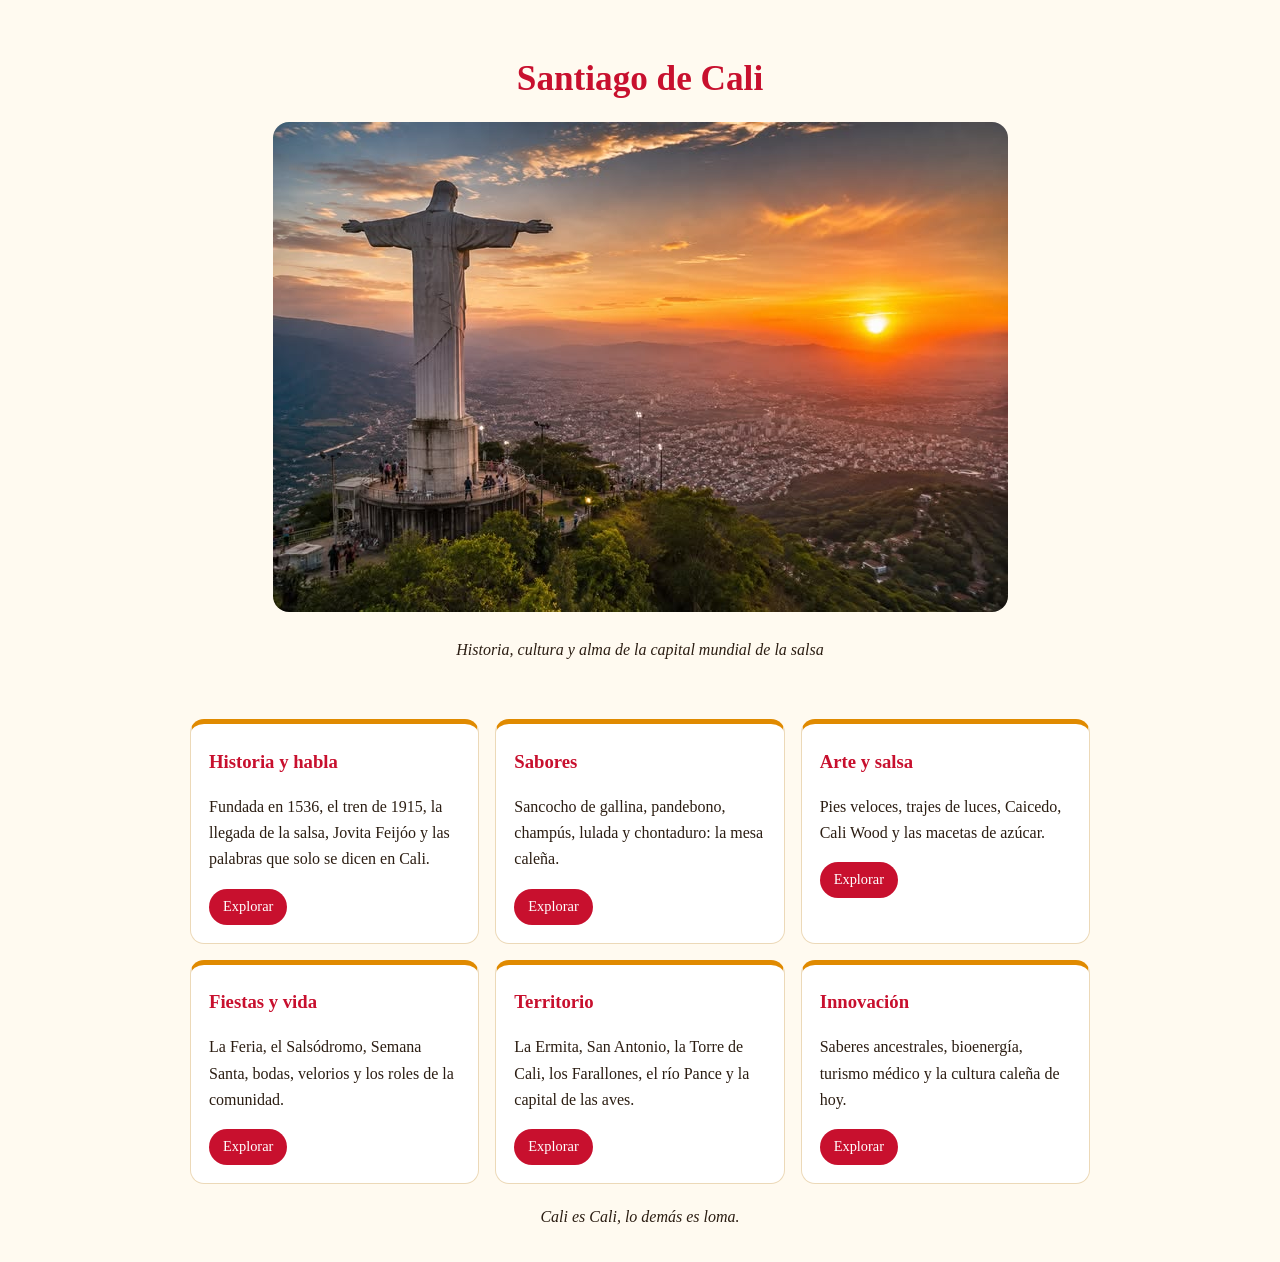
<file: index.html>
<!DOCTYPE html>
<html>
    <head>
        <meta charset="utf-8">
        <title>Santiago de Cali</title><link rel="stylesheet" href="source/style.css">
    </head>
<body>
    <div class="w">
        <div class="hero">
            <h1>Santiago de Cali</h1>
            <img alt="Banner de Cali con montañas y sol" src="source/img/hbanner.jpg">
            <p><i>Historia, cultura y alma de la capital mundial de la salsa</i></p>
        </div>

        <div class="grid">
            <div class="card">
                <h3>Historia y habla</h3>
                <p>Fundada en 1536, el tren de 1915, la llegada de la salsa, Jovita Feijóo y las palabras que solo se dicen en Cali.</p>
                <a class="boton" href="source/pages/historia.html">Explorar</a>
            </div>

            <div class="card">
                <h3>Sabores</h3>
                <p>Sancocho de gallina, pandebono, champús, lulada y chontaduro: la mesa caleña.</p>
                <a class="boton" href="source/pages/sabores.html">Explorar</a>
            </div>

            <div class="card">
                <h3>Arte y salsa</h3>
                <p>Pies veloces, trajes de luces, Caicedo, Cali Wood y las macetas de azúcar.</p>
                <a class="boton" href="source/pages/arte.html">Explorar</a>
            </div>

            <div class="card">
                <h3>Fiestas y vida</h3>
                <p>La Feria, el Salsódromo, Semana Santa, bodas, velorios y los roles de la comunidad.</p>
                <a class="boton" href="source/pages/fiestas.html">Explorar</a>
            </div>

            <div class="card">
                <h3>Territorio</h3>
                <p>La Ermita, San Antonio, la Torre de Cali, los Farallones, el río Pance y la capital de las aves.</p>
                <a class="boton" href="source/pages/territorio.html">Explorar</a>
            </div>

            <div class="card">
                <h3>Innovación</h3>
                <p>Saberes ancestrales, bioenergía, turismo médico y la cultura caleña de hoy.</p>
                <a class="boton" href="source/pages/futuro.html">Explorar</a>
            </div>
        </div>

        <p class="centro"><i>Cali es Cali, lo demás es loma.</i></p>

    </div>
</body>
</html>
</file>
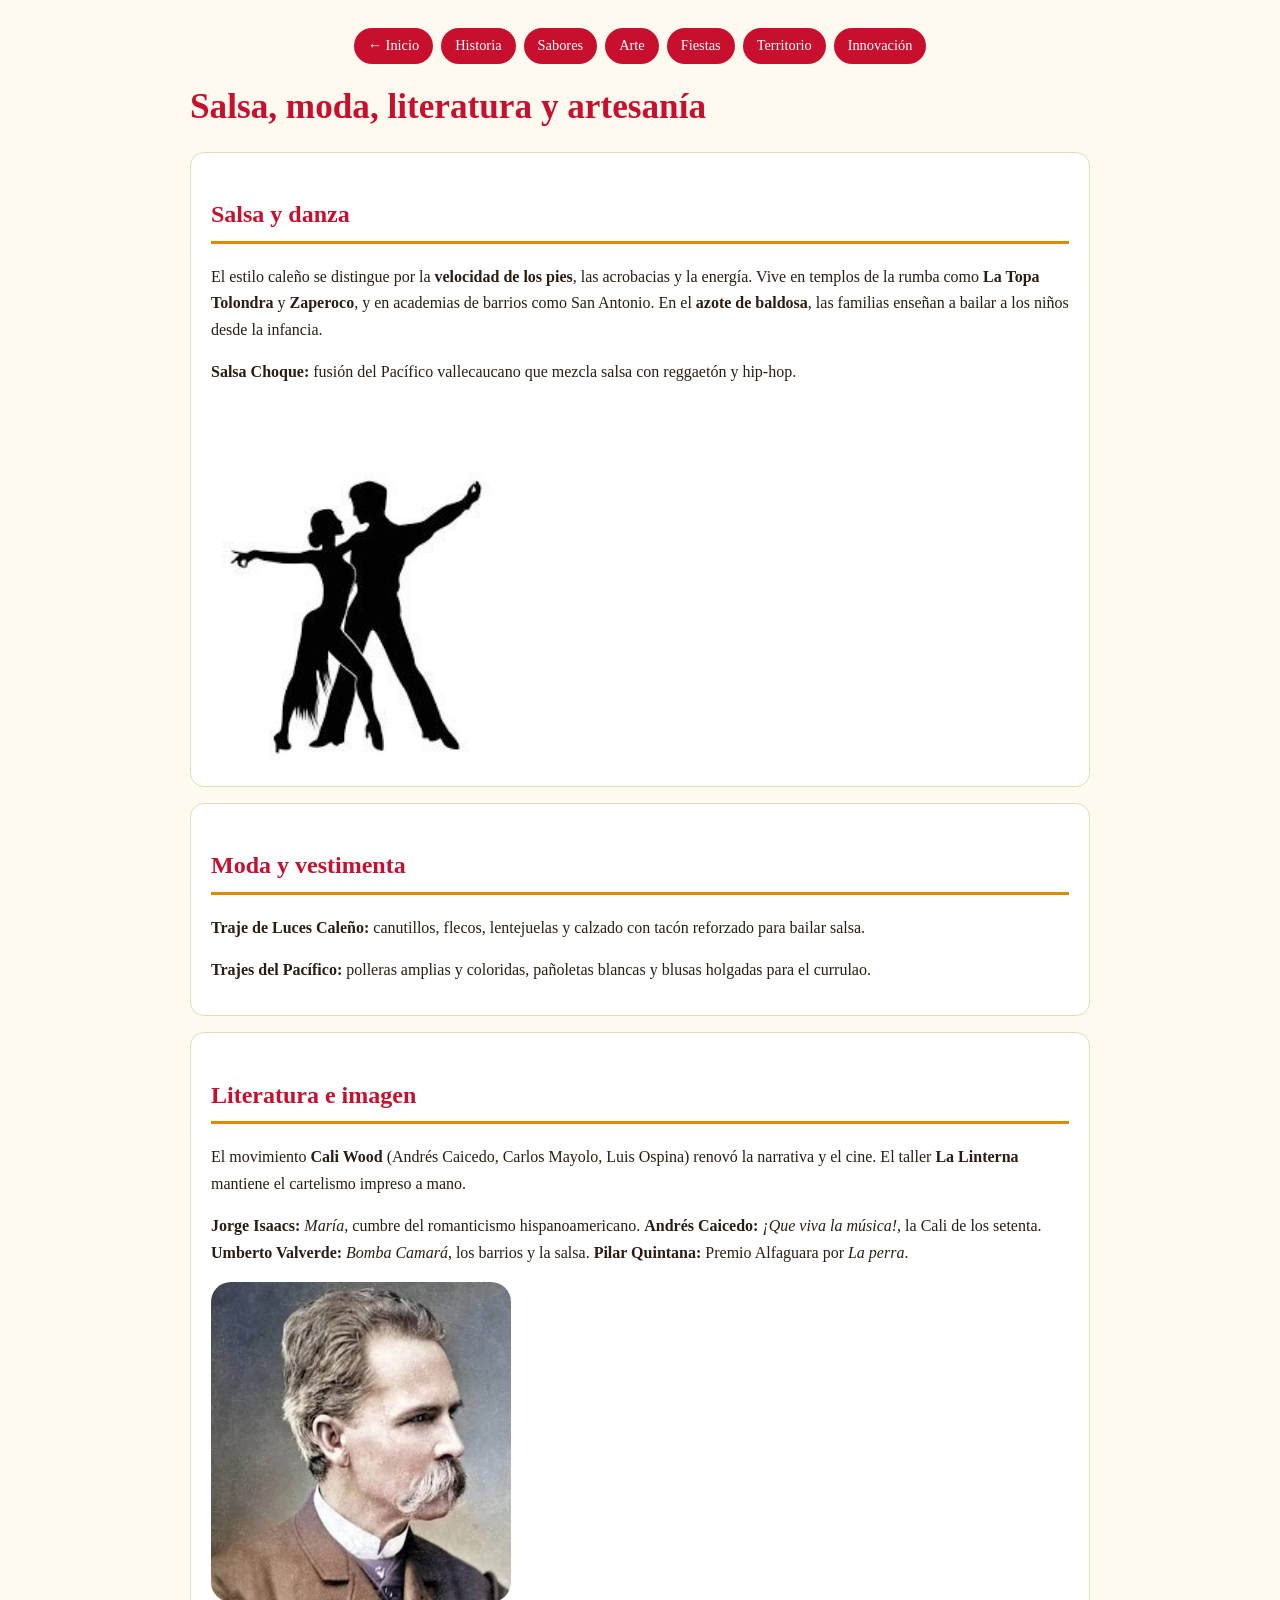
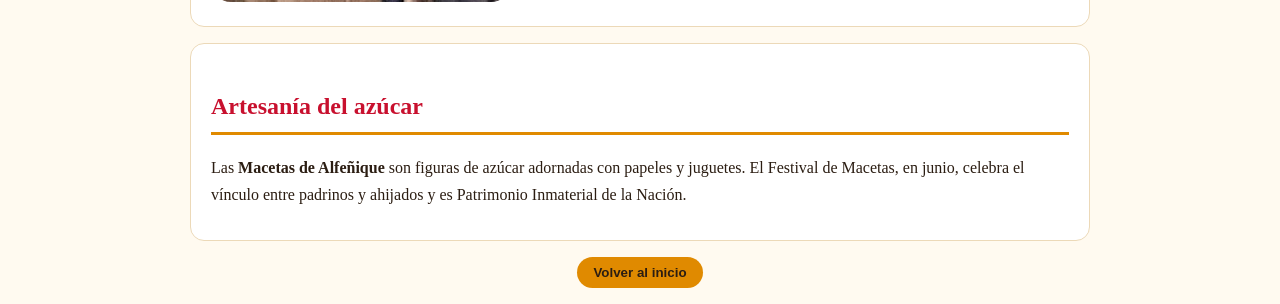
<file: source/pages/arte.html>
<!DOCTYPE html>
<html>
    <head>
        <meta charset="utf-8">
        <title>Salsa, moda, literatura y artesanía | Cali</title>
        <link rel="stylesheet" href="../style.css">
    </head>

<body>
    <div class="w">

        <div class="nav">
            <a href="../../index.html">← Inicio</a>
            <a href="historia.html">Historia</a>
            <a href="sabores.html">Sabores</a>
            <a href="arte.html">Arte</a><a href="fiestas.html">Fiestas</a>
            <a href="territorio.html">Territorio</a>
            <a href="futuro.html">Innovación</a>
        </div>

        <h1>Salsa, moda, literatura y artesanía</h1>

        <div class="sec">
            <h2>Salsa y danza</h2>
            <p>El estilo caleño se distingue por la <b>velocidad de los pies</b>, las acrobacias y la energía. Vive en templos de la rumba como <b>La Topa Tolondra</b> y <b>Zaperoco</b>, y en academias de barrios como San Antonio. En el <b>azote de baldosa</b>, las familias enseñan a bailar a los niños desde la infancia.</p>
            <p><b>Salsa Choque:</b> fusión del Pacífico vallecaucano que mezcla salsa con reggaetón y hip-hop.</p>
            <img src="../img/salsa.jpg" width="300">
        </div>

        <div class="sec">
            <h2>Moda y vestimenta</h2>
            <p><b>Traje de Luces Caleño:</b> canutillos, flecos, lentejuelas y calzado con tacón reforzado para bailar salsa.</p>
            <p><b>Trajes del Pacífico:</b> polleras amplias y coloridas, pañoletas blancas y blusas holgadas para el currulao.</p>
        </div>

        <div class="sec">
            <h2>Literatura e imagen</h2>
            <p>El movimiento <b>Cali Wood</b> (Andrés Caicedo, Carlos Mayolo, Luis Ospina) renovó la narrativa y el cine. El taller <b>La Linterna</b> mantiene el cartelismo impreso a mano.</p>
            <p><b>Jorge Isaacs:</b> <i>María</i>, cumbre del romanticismo hispanoamericano. <b>Andrés Caicedo:</b> <i>¡Que viva la música!</i>, la Cali de los setenta. <b>Umberto Valverde:</b> <i>Bomba Camará</i>, los barrios y la salsa. <b>Pilar Quintana:</b> Premio Alfaguara por <i>La perra</i>.</p>
            <img src="../img/arte6.jpg" width="300" height="320">
        </div>

        <div class="sec">
            <h2>Artesanía del azúcar</h2>
            <p>Las <b>Macetas de Alfeñique</b> son figuras de azúcar adornadas con papeles y juguetes. El Festival de Macetas, en junio, celebra el vínculo entre padrinos y ahijados y es Patrimonio Inmaterial de la Nación.</p>
        </div>


        <div class="centro">
            <a href="index.html">
                <button>Volver al inicio</button>
            </a>
        </div>
    </div>
</body>
</html>
</file>
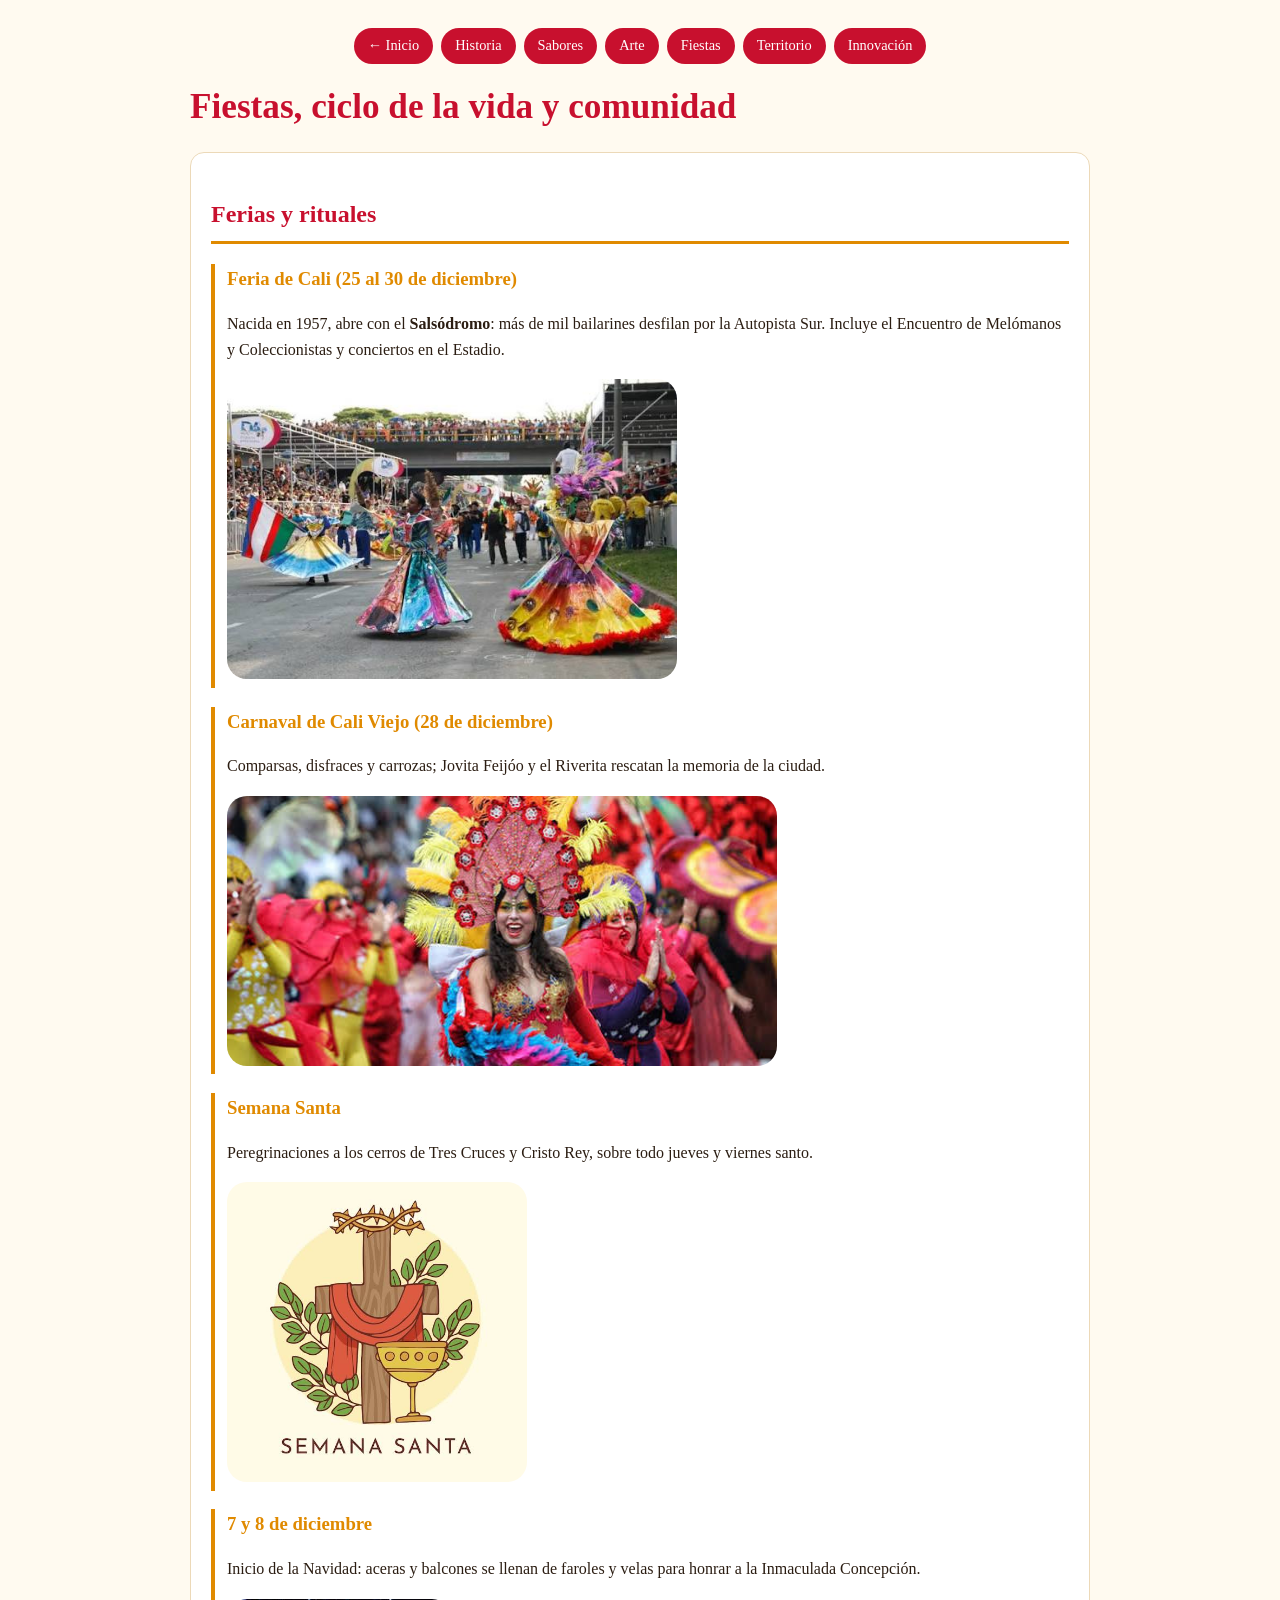
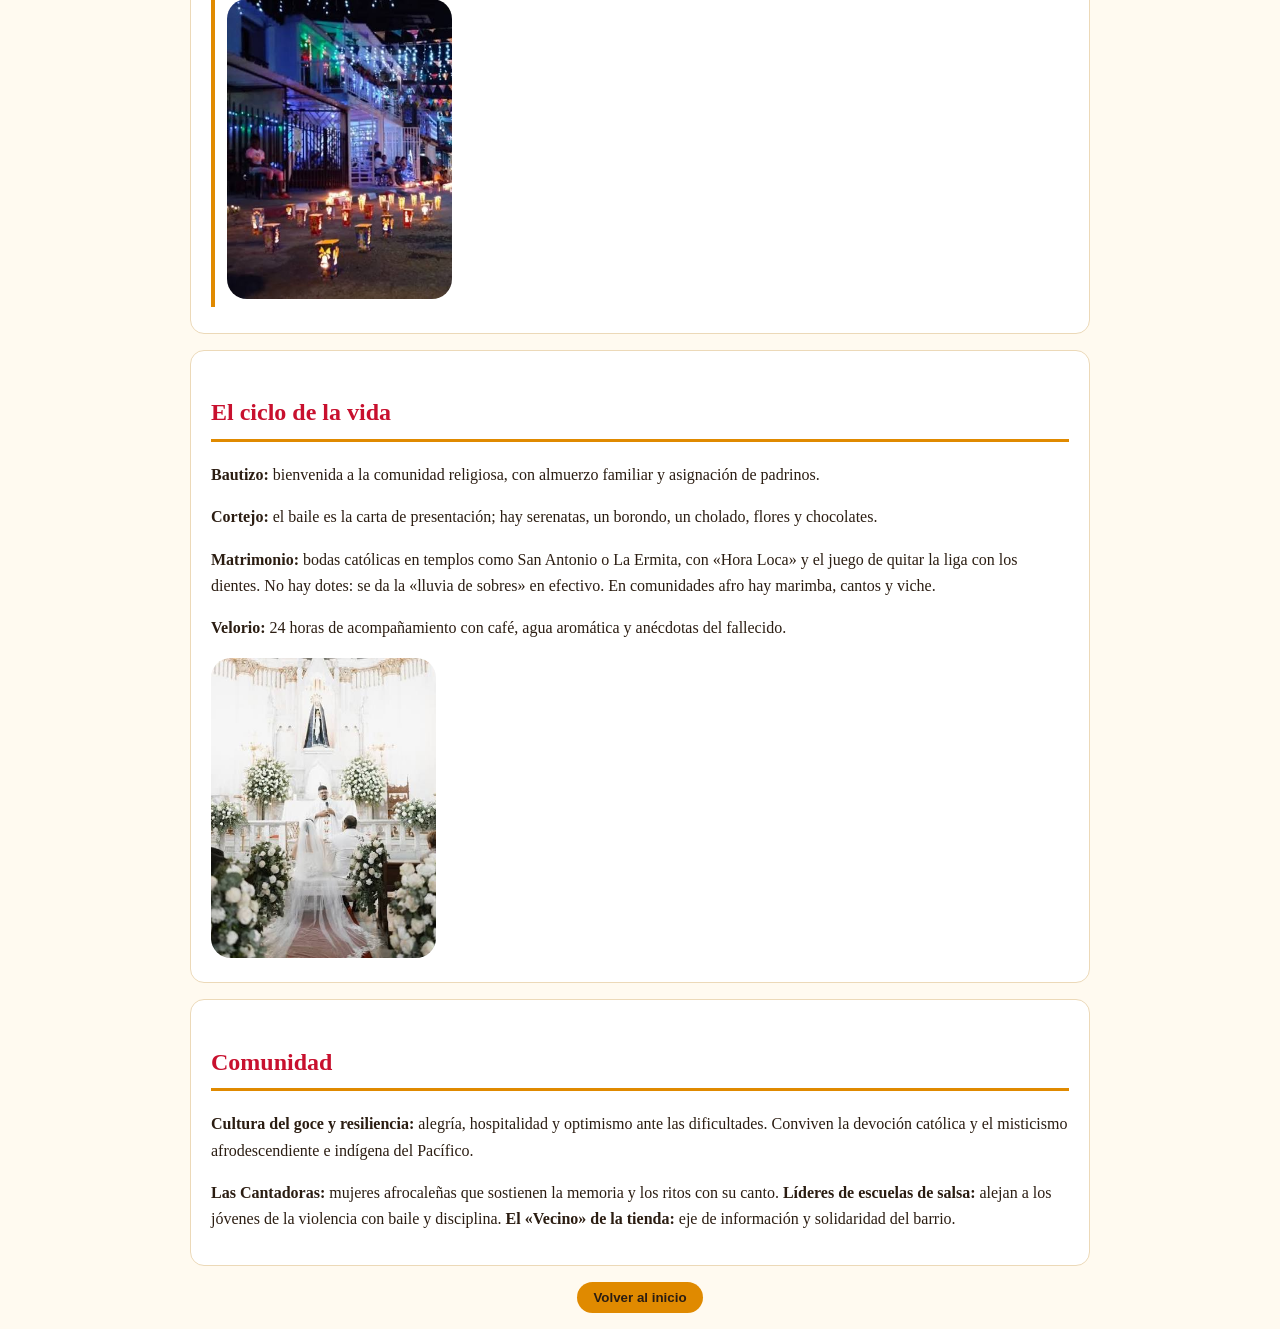
<file: source/pages/fiestas.html>
<!DOCTYPE html>
<html lang="es">
    <head>
        <meta charset="utf-8">
        <title>Fiestas, ciclo de la vida y comunidad | Cali</title>
        <link rel="stylesheet" href="../style.css">
    </head>

    <body>
        <div class="w">
            <div class="nav">
                <a href="../../index.html">← Inicio</a>
                <a href="historia.html">Historia</a>
                <a href="sabores.html">Sabores</a>
                <a href="arte.html">Arte</a>
                <a href="fiestas.html">Fiestas</a>
                <a href="territorio.html">Territorio</a>
                <a href="futuro.html">Innovación</a>
            </div>

            <h1>Fiestas, ciclo de la vida y comunidad</h1>

            <div class="sec">
                <h2>Ferias y rituales</h2>

                <div class="it">
                    <h3>Feria de Cali (25 al 30 de diciembre)</h3>
                    <p>Nacida en 1957, abre con el <b>Salsódromo</b>: más de mil bailarines desfilan por la Autopista Sur. Incluye el Encuentro de Melómanos y Coleccionistas y conciertos en el Estadio.</p>
                    <img src="../img/arte.jpg" width="450" height="300">
                </div>

                <div class="it">
                    <h3>Carnaval de Cali Viejo (28 de diciembre)</h3>
                    <p>Comparsas, disfraces y carrozas; Jovita Feijóo y el Riverita rescatan la memoria de la ciudad.</p>
                    <img src="../img/arte2.jpg" width="550" height="270">
                </div>

                <div class="it">
                    <h3>Semana Santa</h3>
                    <p>Peregrinaciones a los cerros de Tres Cruces y Cristo Rey, sobre todo jueves y viernes santo.</p>
                    <img src="../img/arte3.jpg" width="300" height="300">
                </div>

                <div class="it">
                    <h3>7 y 8 de diciembre</h3>
                    <p>Inicio de la Navidad: aceras y balcones se llenan de faroles y velas para honrar a la Inmaculada Concepción.</p>
                    <img src="../img/arte4.jpg" width="225" height="300">
                </div>
            </div>

            <div class="sec">
                <h2>El ciclo de la vida</h2>
                <p><b>Bautizo:</b> bienvenida a la comunidad religiosa, con almuerzo familiar y asignación de padrinos.</p>
                <p><b>Cortejo:</b> el baile es la carta de presentación; hay serenatas, un borondo, un cholado, flores y chocolates.</p>
                <p><b>Matrimonio:</b> bodas católicas en templos como San Antonio o La Ermita, con «Hora Loca» y el juego de quitar la liga con los dientes. No hay dotes: se da la «lluvia de sobres» en efectivo. En comunidades afro hay marimba, cantos y viche.</p>
                <p><b>Velorio:</b> 24 horas de acompañamiento con café, agua aromática y anécdotas del fallecido.</p>
                <img src="../img/arte5.jpg" width="225" height="300">
            </div>

            <div class="sec">
                <h2>Comunidad</h2>
                <p><b>Cultura del goce y resiliencia:</b> alegría, hospitalidad y optimismo ante las dificultades. Conviven la devoción católica y el misticismo afrodescendiente e indígena del Pacífico.</p>
                <p><b>Las Cantadoras:</b> mujeres afrocaleñas que sostienen la memoria y los ritos con su canto. <b>Líderes de escuelas de salsa:</b> alejan a los jóvenes de la violencia con baile y disciplina. <b>El «Vecino» de la tienda:</b> eje de información y solidaridad del barrio.</p>
            </div>

            <div class="centro">
                <a href="index.html">
                    <button>Volver al inicio</button>
                </a>
            </div>
        </div>
    </body>
</html>
</file>
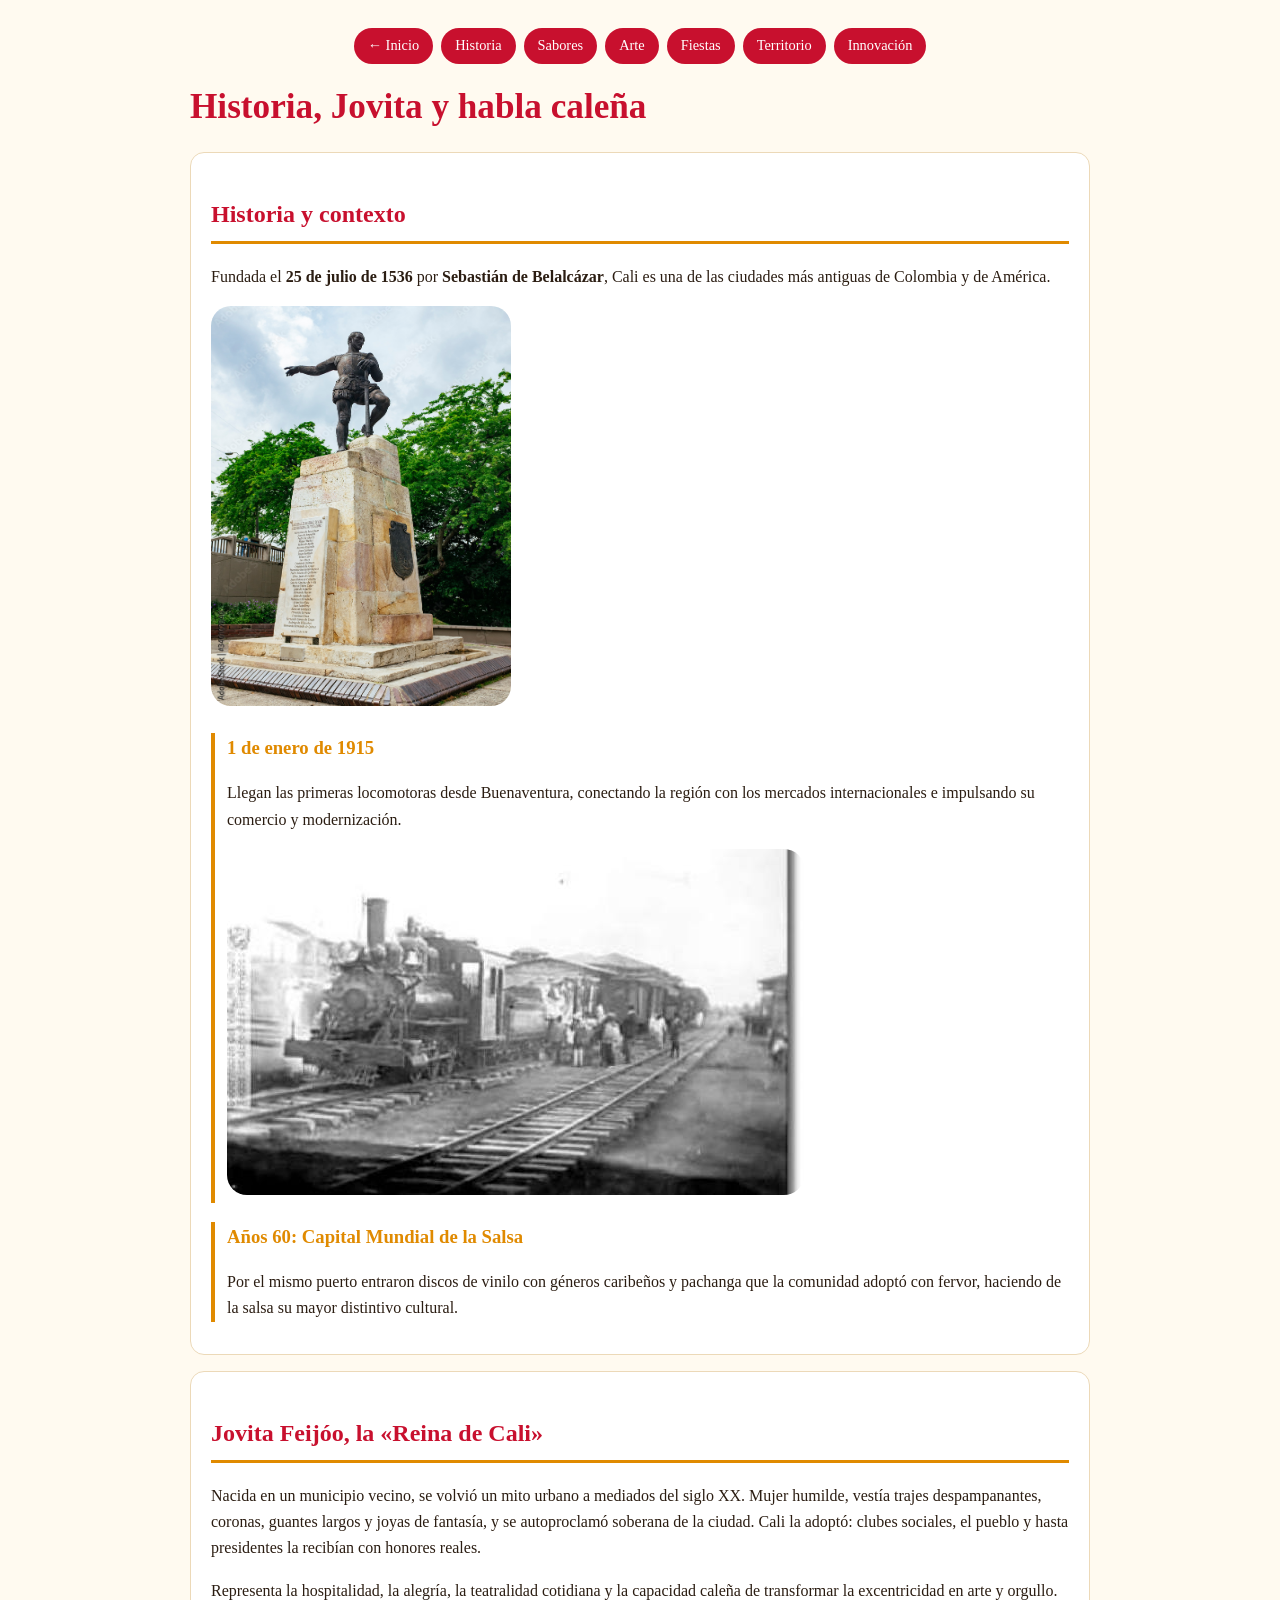
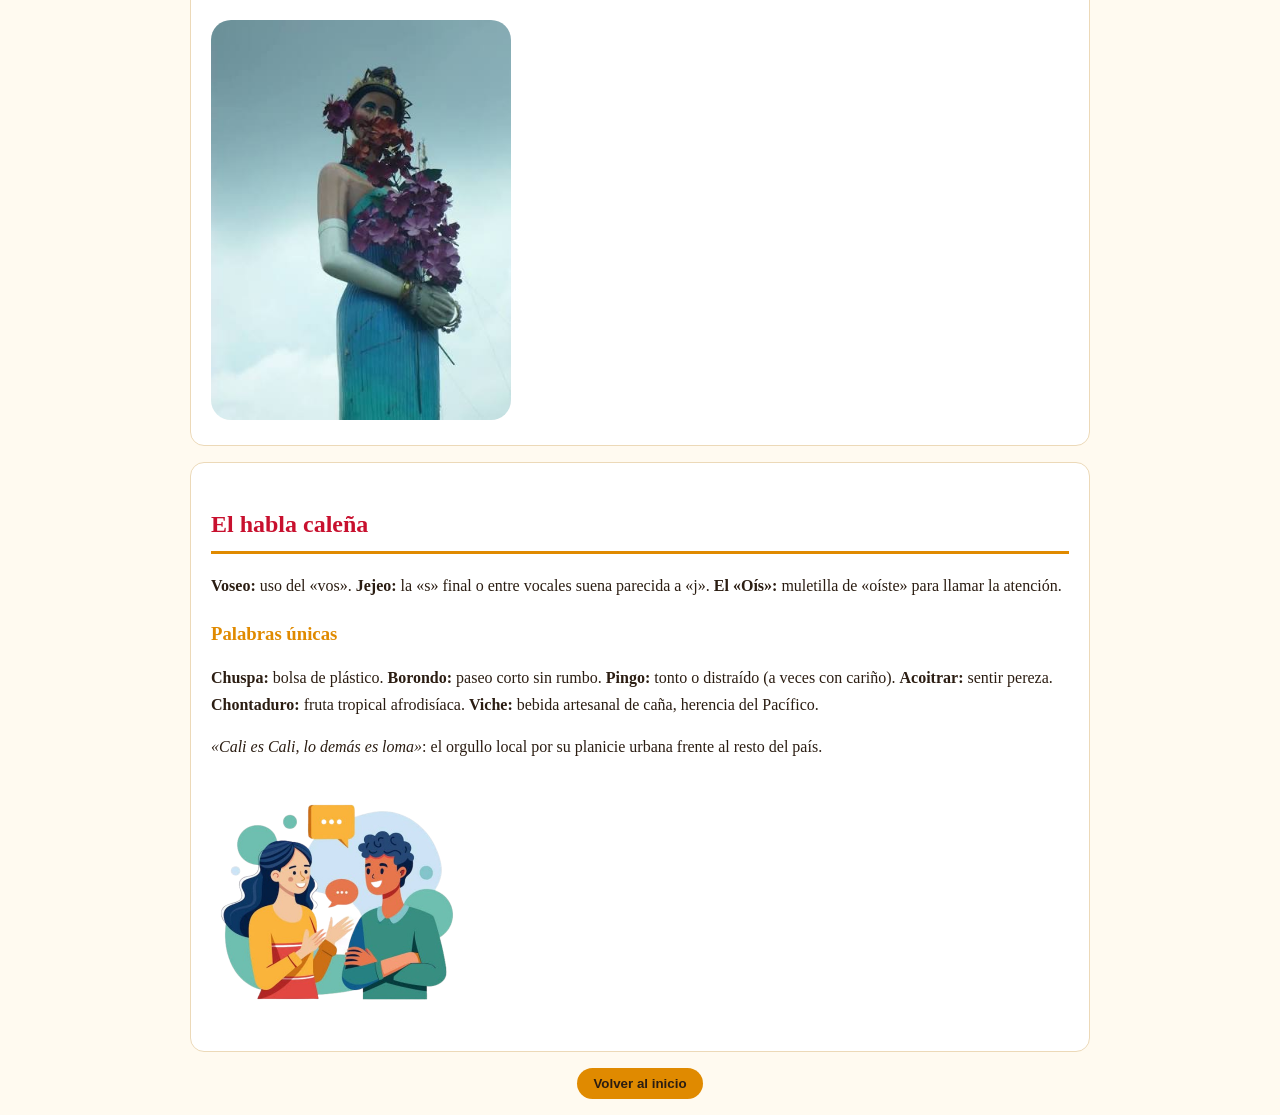
<file: source/pages/historia.html>
<!DOCTYPE html>
<html>
    <head>
        <meta charset="utf-8">
        <title>Historia, Jovita y habla caleña | Cali</title>
        <link rel="stylesheet" href="../style.css">
    </head>

    <body>
        <div class="w">
            <div class="nav">
                <a href="../../index.html">← Inicio</a>
                <a href="historia.html">Historia</a>
                <a href="sabores.html">Sabores</a>
                <a href="arte.html">Arte</a>
                <a href="fiestas.html">Fiestas</a>
                <a href="territorio.html">Territorio</a>
                <a href="futuro.html">Innovación</a>
            </div>

            <h1>Historia, Jovita y habla caleña</h1>

            <div class="sec">
                <h2>Historia y contexto</h2>
                <p>Fundada el <b>25 de julio de 1536</b> por <b>Sebastián de Belalcázar</b>, Cali es una de las ciudades más antiguas de Colombia y de América.</p>
               <img src="../img/historia2.jpg" width="300" height="400">

                <div class="it">
                    <h3>1 de enero de 1915</h3><p>Llegan las primeras locomotoras desde Buenaventura, conectando la región con los mercados internacionales e impulsando su comercio y modernización.</p>
                    <img src="../img/historia1.jpg">
                </div>

                <div class="it">
                    <h3>Años 60: Capital Mundial de la Salsa</h3><p>Por el mismo puerto entraron discos de vinilo con géneros caribeños y pachanga que la comunidad adoptó con fervor, haciendo de la salsa su mayor distintivo cultural.</p>
                </div>
            </div>

            <div class="sec">
                <h2>Jovita Feijóo, la «Reina de Cali»</h2>
                <p>Nacida en un municipio vecino, se volvió un mito urbano a mediados del siglo XX. Mujer humilde, vestía trajes despampanantes, coronas, guantes largos y joyas de fantasía, y se autoproclamó soberana de la ciudad. Cali la adoptó: clubes sociales, el pueblo y hasta presidentes la recibían con honores reales.</p>
                <p>Representa la hospitalidad, la alegría, la teatralidad cotidiana y la capacidad caleña de transformar la excentricidad en arte y orgullo.</p>
                <img src="../img/historia3.jpg" width="300" height="400">
            </div>

            <div class="sec">
                <h2>El habla caleña</h2>
                <p><b>Voseo:</b> uso del «vos». <b>Jejeo:</b> la «s» final o entre vocales suena parecida a «j». <b>El «Oís»:</b> muletilla de «oíste» para llamar la atención.</p>
                <h3>Palabras únicas</h3>
                <p><b>Chuspa:</b> bolsa de plástico. <b>Borondo:</b> paseo corto sin rumbo. <b>Pingo:</b> tonto o distraído (a veces con cariño). <b>Acoitrar:</b> sentir pereza. <b>Chontaduro:</b> fruta tropical afrodisíaca. <b>Viche:</b> bebida artesanal de caña, herencia del Pacífico.</p>
                <p><i>«Cali es Cali, lo demás es loma»</i>: el orgullo local por su planicie urbana frente al resto del país.</p>
                <img src="../img/habla.png" width="250" height="250">
            </div>

            <div class="centro">
                <a href="index.html">
                    <button>Volver al inicio</button>
                </a>
            </div>
        </div>
    </body>
</html>
</file>
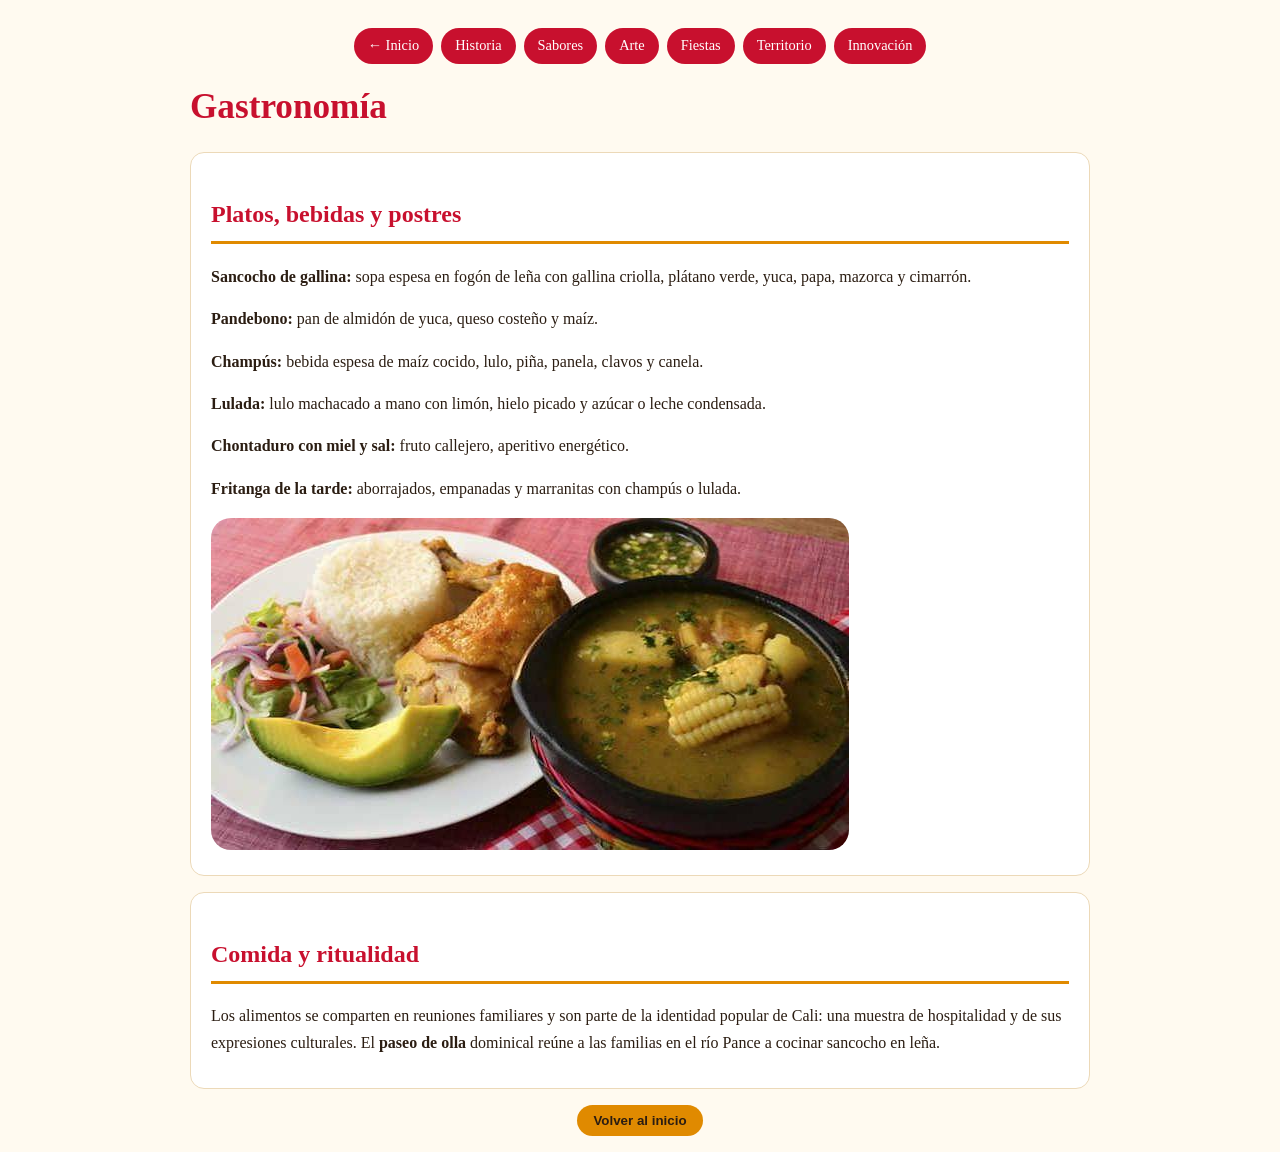
<file: source/pages/sabores.html>
<!DOCTYPE html>
<html>
    <head>
        <meta charset="utf-8">
        <title>Gastronomía | Cali</title>
        <link rel="stylesheet" href="../style.css">
    </head>

    <body>
        <div class="w">
            <div class="nav">
                <a href="index.html">← Inicio</a>
                <a href="historia.html">Historia</a>
                <a href="sabores.html">Sabores</a>
                <a href="arte.html">Arte</a>
                <a href="fiestas.html">Fiestas</a>
                <a href="territorio.html">Territorio</a>
                <a href="futuro.html">Innovación</a>
            </div>

            <h1>Gastronomía</h1>

            <div class="sec">
                <h2>Platos, bebidas y postres</h2>
                <p><b>Sancocho de gallina:</b> sopa espesa en fogón de leña con gallina criolla, plátano verde, yuca, papa, mazorca y cimarrón.</p>
                <p><b>Pandebono:</b> pan de almidón de yuca, queso costeño y maíz.</p>
                <p><b>Champús:</b> bebida espesa de maíz cocido, lulo, piña, panela, clavos y canela.</p>
                <p><b>Lulada:</b> lulo machacado a mano con limón, hielo picado y azúcar o leche condensada.</p>
                <p><b>Chontaduro con miel y sal:</b> fruto callejero, aperitivo energético.</p>
                <p><b>Fritanga de la tarde:</b> aborrajados, empanadas y marranitas con champús o lulada.</p>
                <img src="../img/gastronomia.jpg">
            </div>

            <div class="sec"><h2>Comida y ritualidad</h2>
                <p>Los alimentos se comparten en reuniones familiares y son parte de la identidad popular de Cali: una muestra de hospitalidad y de sus expresiones culturales. El <b>paseo de olla</b> dominical reúne a las familias en el río Pance a cocinar sancocho en leña.</p>
            </div>

            <div class="centro">
                <a href="index.html">
                    <button>Volver al inicio</button>
                </a>
            </div>
        </div>
    </body>
</html>
</file>
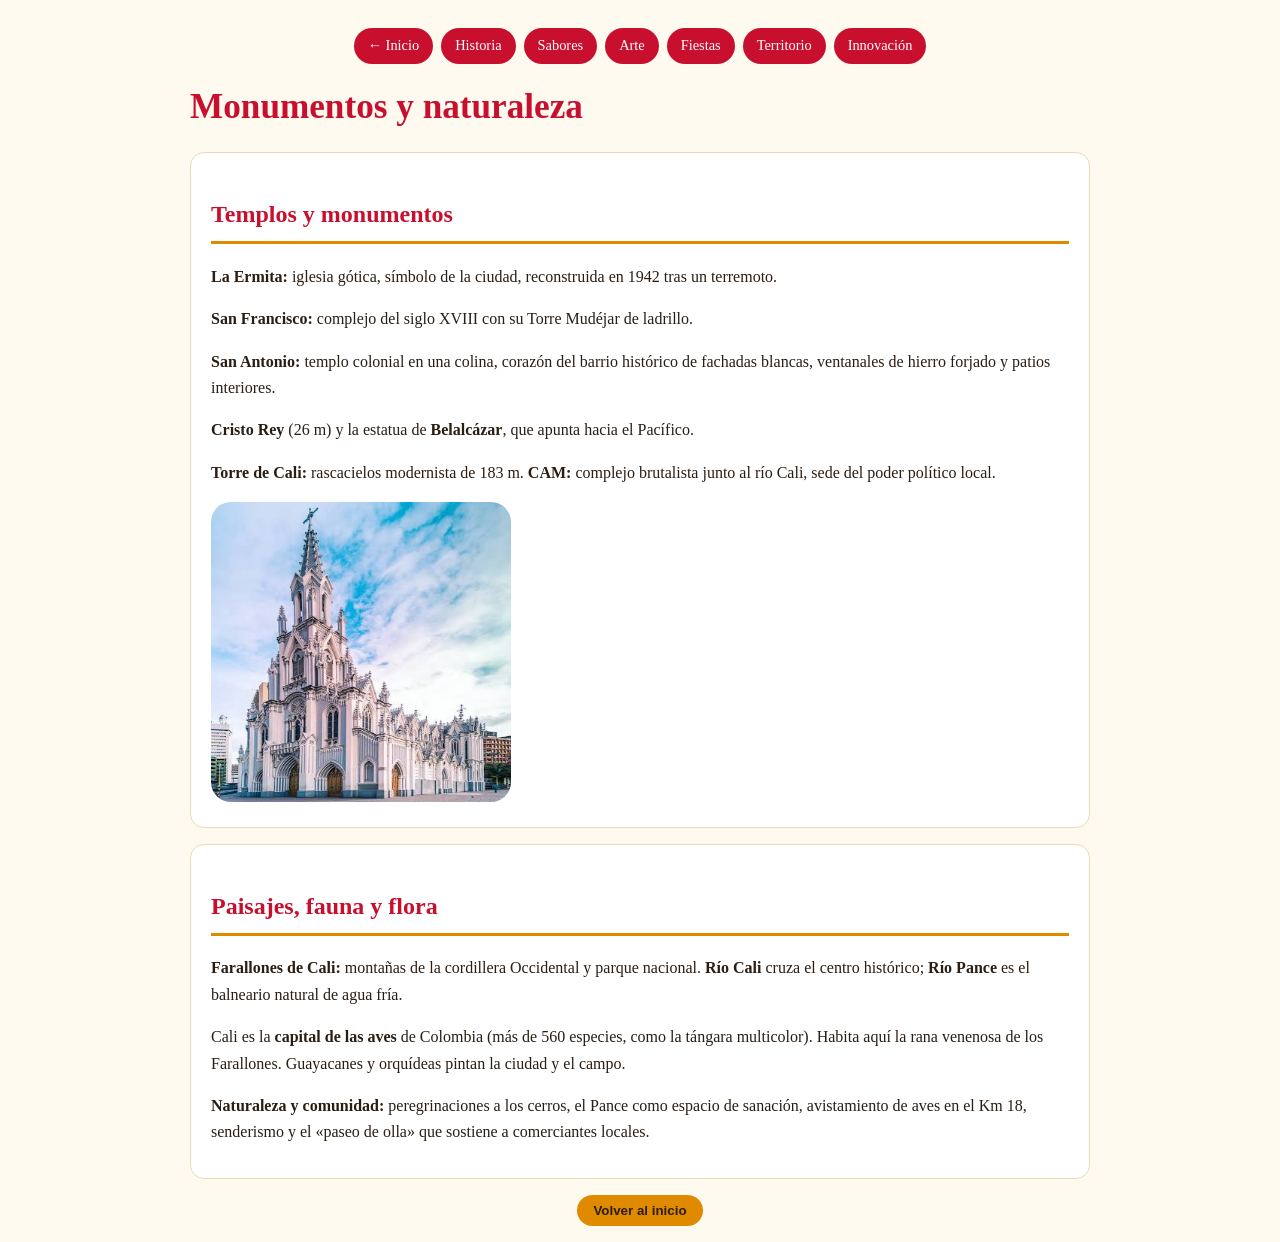
<file: source/pages/territorio.html>
<!DOCTYPE html>
<html>
    <head>
        <meta charset="utf-8">
        <title>Monumentos y naturaleza | Cali</title>
        <link rel="stylesheet" href="../style.css">
    </head>

    <body>
        <div class="w">
            <div class="nav">
                <a href="../../index.html">← Inicio</a>
                <a href="historia.html">Historia</a>
                <a href="sabores.html">Sabores</a>
                <a href="arte.html">Arte</a>
                <a href="fiestas.html">Fiestas</a>
                <a href="territorio.html">Territorio</a>
                <a href="futuro.html">Innovación</a>
            </div><h1>Monumentos y naturaleza</h1>

            <div class="sec">
                <h2>Templos y monumentos</h2>
                <p><b>La Ermita:</b> iglesia gótica, símbolo de la ciudad, reconstruida en 1942 tras un terremoto.</p>
                <p><b>San Francisco:</b> complejo del siglo XVIII con su Torre Mudéjar de ladrillo.</p>
                <p><b>San Antonio:</b> templo colonial en una colina, corazón del barrio histórico de fachadas blancas, ventanales de hierro forjado y patios interiores.</p>
                <p><b>Cristo Rey</b> (26 m) y la estatua de <b>Belalcázar</b>, que apunta hacia el Pacífico.</p>
                <p><b>Torre de Cali:</b> rascacielos modernista de 183 m. <b>CAM:</b> complejo brutalista junto al río Cali, sede del poder político local.</p>
                <img src="../img/ermita.jpg" width="300" height="300">
            </div>

            <div class="sec">
                <h2>Paisajes, fauna y flora</h2>
                <p><b>Farallones de Cali:</b> montañas de la cordillera Occidental y parque nacional. <b>Río Cali</b> cruza el centro histórico; <b>Río Pance</b> es el balneario natural de agua fría.</p>
                <p>Cali es la <b>capital de las aves</b> de Colombia (más de 560 especies, como la tángara multicolor). Habita aquí la rana venenosa de los Farallones. Guayacanes y orquídeas pintan la ciudad y el campo.</p>
                <p><b>Naturaleza y comunidad:</b> peregrinaciones a los cerros, el Pance como espacio de sanación, avistamiento de aves en el Km 18, senderismo y el «paseo de olla» que sostiene a comerciantes locales.</p>
            </div>

            <div class="centro">
                <a href="index.html">
                    <button>Volver al inicio</button>
                </a>
            </div>
        </div>
    </body>
</html>
</file>
<file: source/style.css>
:root {
  --bg: #fffaf0;
  --tx: #2b1d12;
  --ac: #c8102e;
  --ac2: #e08a00;
  --card: #fff;
  --bd: #ecd9b8;

  box-sizing: border-box;
  padding-top: env(safe-area-inset-top, 0px);
  padding-bottom: env(safe-area-inset-bottom, 0px);
}

@media (prefers-color-scheme: dark) {
  :root {
    --bg: #1b1410;
    --tx: #f5e9d8;
    --ac: #ff6b7f;
    --ac2: #ffb347;
    --card: #271d16;
    --bd: #4a3829;
  }
}

html {
  scroll-behavior: smooth;
}

body {
  margin: 0;
  background: var(--bg);
  color: var(--tx);
  font-family: Georgia, "Times New Roman", serif;
  line-height: 1.65;
}

.w {
  max-width: 900px;
  margin: 0 auto;
  padding: 16px;
}

h1 {
  color: var(--ac);
  font-size: 2.2rem;
  margin: 0.4em 0;
}

h2 {
  color: var(--ac);
  border-bottom: 3px solid var(--ac2);
  padding-bottom: 6px;
  margin-top: 1.6em;
}

h3 {
  color: var(--ac2);
  margin-bottom: 0.2em;
}

.nav {
  display: flex;
  flex-wrap: wrap;
  gap: 8px;
  justify-content: center;
  margin: 12px 0;
}

.nav a,
.boton {
  display: inline-block;
  background: var(--ac);
  color: #fff;
  text-decoration: none;
  padding: 6px 14px;
  border-radius: 20px;
  font-size: 0.9rem;
}

button {
  background: var(--ac2);
  color: #2b1d12;
  border: 0;
  border-radius: 20px;
  padding: 8px 16px;
  font-weight: bold;
  cursor: pointer;
}

.hero {
  text-align: center;
  padding: 20px 8px;
}

.hero img {
  max-width: 100%;
  border-radius: 16px;
}

.grid {
  display: grid;
  grid-template-columns: repeat(auto-fit, minmax(250px, 1fr));
  gap: 16px;
  margin: 20px 0;
}

.card {
  background: var(--card);
  border: 1px solid var(--bd);
  border-top: 5px solid var(--ac2);
  border-radius: 14px;
  padding: 4px 18px 18px;
}

.card h3 {
  color: var(--ac);
}

.sec {
  background: var(--card);
  border: 1px solid var(--bd);
  border-radius: 14px;
  padding: 4px 20px 16px;
  margin: 16px 0;
}

.it {
  border-left: 4px solid var(--ac2);
  padding-left: 12px;
  margin: 10px 0;
}

.centro {
  text-align: center;
}

img {
    border-radius: 20px;
}
</file>
